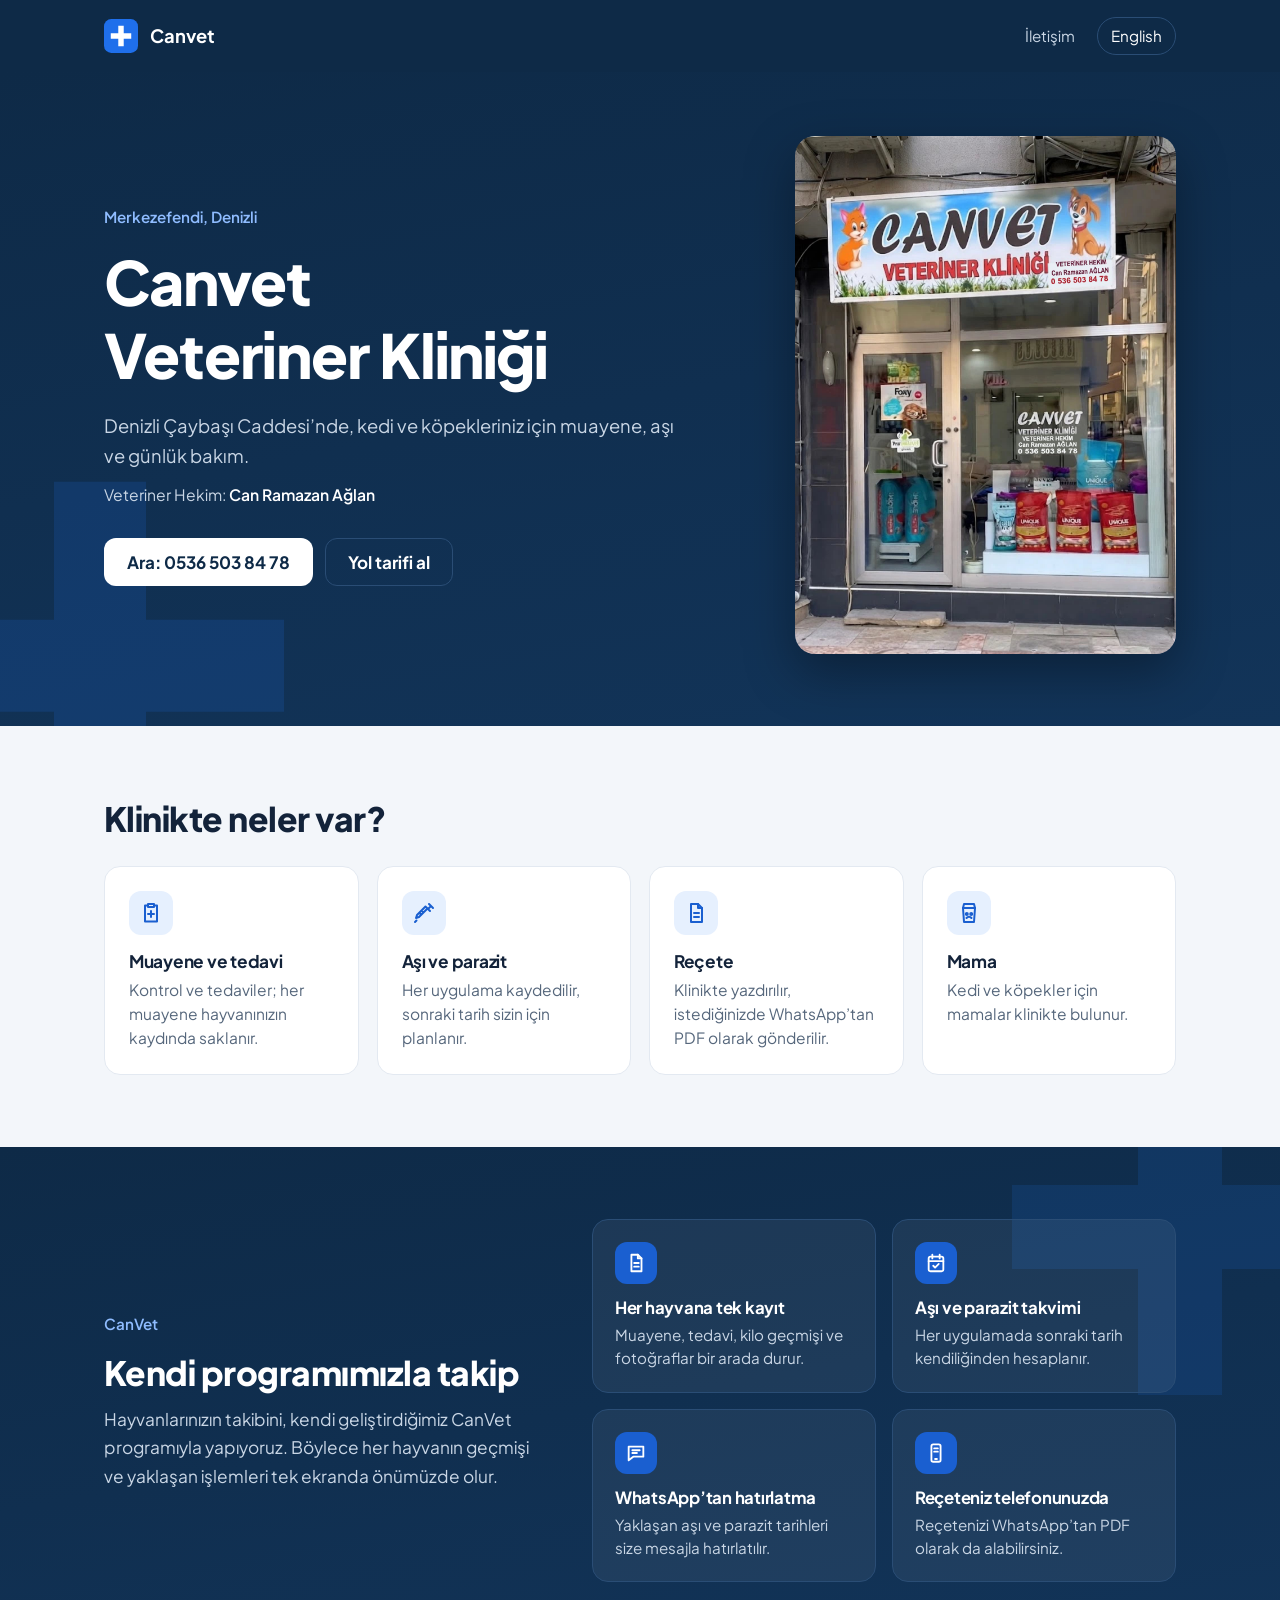
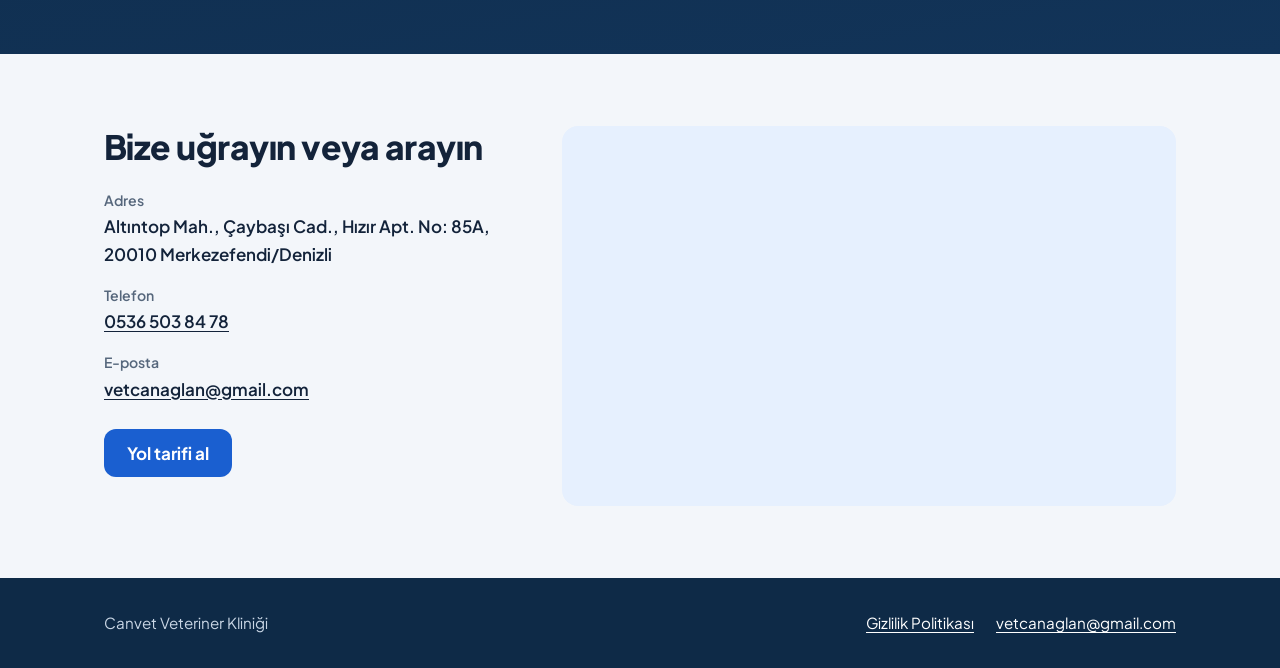
<file: index.html>
<!doctype html>
<html lang="tr">
<head>
<meta charset="utf-8">
<meta name="viewport" content="width=device-width, initial-scale=1">
<title>Canvet Veteriner Kliniği | Merkezefendi, Denizli</title>
<meta name="description" content="Denizli Merkezefendi’de Canvet Veteriner Kliniği: kedi ve köpekler için muayene, aşı ve günlük bakım. Telefon: 0536 503 84 78.">
<link rel="alternate" hreflang="en" href="en/">
<link rel="icon" href="logo.svg" type="image/svg+xml">
<link rel="stylesheet" href="style.css">
<script type="application/ld+json">{"@context":"https://schema.org","@type":"VeterinaryCare","name":"Canvet Veteriner Kliniği","telephone":"+905365038478","email":"vetcanaglan@gmail.com","address":{"@type":"PostalAddress","streetAddress":"Altıntop Mah., Çaybaşı Cad., Hızır Apt. No: 85A","addressLocality":"Merkezefendi","addressRegion":"Denizli","postalCode":"20010","addressCountry":"TR"}}</script>
</head>
<body>
<header class="bar"><div class="wrap">
<a class="brand" href="./"><img src="logo.svg" alt="" width="34" height="34">Canvet</a>
<nav aria-label="Ana menü"><a href="#contact">İletişim</a><a class="lang" href="en/" hreflang="en" lang="en">English</a></nav>
</div></header>
<main>
<div class="hero"><div class="wrap">
<div>
<p class="eyebrow">Merkezefendi, Denizli</p>
<h1>Canvet Veteriner Kliniği</h1>
<p class="lede">Denizli Çaybaşı Caddesi’nde, kedi ve köpekleriniz için muayene, aşı ve günlük bakım.</p>
<p class="vet">Veteriner Hekim: <strong>Can Ramazan Ağlan</strong></p>
<div class="actions"><a class="btn solid" href="tel:+905365038478">Ara: 0536 503 84 78</a><a class="btn ghost" href="https://www.google.com/maps/search/?api=1&amp;query=CANVET%20VETER%C4%B0NER%20KL%C4%B0N%C4%B0%C4%9E%C4%B0%2C%20%C3%87ayba%C5%9F%C4%B1%20Cad.%20No%3A%2085%2C%20Merkezefendi%2C%20Denizli">Yol tarifi al</a></div>
</div>
<figure class="photo"><img src="clinic-storefront.jpg" width="1354" height="1840" alt="Canvet Veteriner Kliniği’nin önden görünüşü: cam kapının üstünde tabela, vitrinde mamalar"></figure>
</div></div>
<section><div class="wrap">
<h2>Klinikte neler var?</h2>
<ul class="features">
<li><svg viewBox="0 0 24 24" aria-hidden="true"><path d="M9 3h6v3H9z"/><path d="M9 4.5H6v16h12v-16h-3"/><path d="M12 10v6M9 13h6"/></svg><h3>Muayene ve tedavi</h3><p>Kontrol ve tedaviler; her muayene hayvanınızın kaydında saklanır.</p></li>
<li><svg viewBox="0 0 24 24" aria-hidden="true"><path d="m17 3 4 4M19 5l-3 3M14 6l4 4M15.5 7.5 7 16l-3 1 1-3 8.5-8.5M4.5 19.5 3 21M10 10l1.5 1.5M7.8 12.2l1.5 1.5"/></svg><h3>Aşı ve parazit</h3><p>Her uygulama kaydedilir, sonraki tarih sizin için planlanır.</p></li>
<li><svg viewBox="0 0 24 24" aria-hidden="true"><path d="M7 3h7l4 4v14H7z"/><path d="M14 3v4h4M10 12h5M10 16h5"/></svg><h3>Reçete</h3><p>Klinikte yazdırılır, istediğinizde WhatsApp’tan PDF olarak gönderilir.</p></li>
<li><svg viewBox="0 0 24 24" aria-hidden="true"><path d="M7 3h10l1 4-1 14H7L6 7z"/><path d="M6 7h12"/><circle cx="9.8" cy="13" r="1"/><circle cx="14.2" cy="13" r="1"/><path d="M9.5 17c1.5-1.8 3.5-1.8 5 0"/></svg><h3>Mama</h3><p>Kedi ve köpekler için mamalar klinikte bulunur.</p></li>
</ul>
</div></section>
<section class="software"><div class="wrap">
<div class="software-text">
<p class="eyebrow">CanVet</p>
<h2>Kendi programımızla takip</h2>
<p>Hayvanlarınızın takibini, kendi geliştirdiğimiz CanVet programıyla yapıyoruz. Böylece her hayvanın geçmişi ve yaklaşan işlemleri tek ekranda önümüzde olur.</p>
</div>
<ul class="software-list">
<li><svg viewBox="0 0 24 24" aria-hidden="true"><path d="M7 3h7l4 4v14H7z"/><path d="M14 3v4h4M10 12h5M10 16h5"/></svg><div><h3>Her hayvana tek kayıt</h3><p>Muayene, tedavi, kilo geçmişi ve fotoğraflar bir arada durur.</p></div></li>
<li><svg viewBox="0 0 24 24" aria-hidden="true"><rect x="4" y="5" width="16" height="16" rx="2"/><path d="M4 10h16M8 3v4M16 3v4M9 15l2 2 4-4"/></svg><div><h3>Aşı ve parazit takvimi</h3><p>Her uygulamada sonraki tarih kendiliğinden hesaplanır.</p></div></li>
<li><svg viewBox="0 0 24 24" aria-hidden="true"><path d="M4 5h16v11H9l-5 4z"/><path d="M8 9h8M8 12h5"/></svg><div><h3>WhatsApp’tan hatırlatma</h3><p>Yaklaşan aşı ve parazit tarihleri size mesajla hatırlatılır.</p></div></li>
<li><svg viewBox="0 0 24 24" aria-hidden="true"><rect x="7" y="2.5" width="10" height="19" rx="2"/><path d="M11 18.5h2M10 7h4M10 10.5h4"/></svg><div><h3>Reçeteniz telefonunuzda</h3><p>Reçetenizi WhatsApp’tan PDF olarak da alabilirsiniz.</p></div></li>
</ul>
</div></section>
<section id="contact"><div class="wrap contact">
<div>
<h2>Bize uğrayın veya arayın</h2>
<dl>
<dt>Adres</dt><dd>Altıntop Mah., Çaybaşı Cad., Hızır Apt. No: 85A, 20010 Merkezefendi/Denizli</dd>
<dt>Telefon</dt><dd><a href="tel:+905365038478">0536 503 84 78</a></dd>
<dt>E-posta</dt><dd><a href="mailto:vetcanaglan@gmail.com">vetcanaglan@gmail.com</a></dd>
</dl>
<a class="btn blue" href="https://www.google.com/maps/search/?api=1&amp;query=CANVET%20VETER%C4%B0NER%20KL%C4%B0N%C4%B0%C4%9E%C4%B0%2C%20%C3%87ayba%C5%9F%C4%B1%20Cad.%20No%3A%2085%2C%20Merkezefendi%2C%20Denizli">Yol tarifi al</a>
</div>
<div class="map"><iframe src="https://www.google.com/maps?q=CANVET%20VETER%C4%B0NER%20KL%C4%B0N%C4%B0%C4%9E%C4%B0%2C%20%C3%87ayba%C5%9F%C4%B1%20Cad.%20No%3A%2085%2C%20Merkezefendi%2C%20Denizli&amp;output=embed" title="Canvet Veteriner Kliniği haritada" loading="lazy" referrerpolicy="no-referrer-when-downgrade"></iframe></div>
</div></section>
</main>
<footer class="foot"><div class="wrap">
<p>Canvet Veteriner Kliniği</p>
<p class="links"><a href="privacy.html">Gizlilik Politikası</a><a href="mailto:vetcanaglan@gmail.com">vetcanaglan@gmail.com</a></p>
</div></footer>
</body>
</html>
</file>
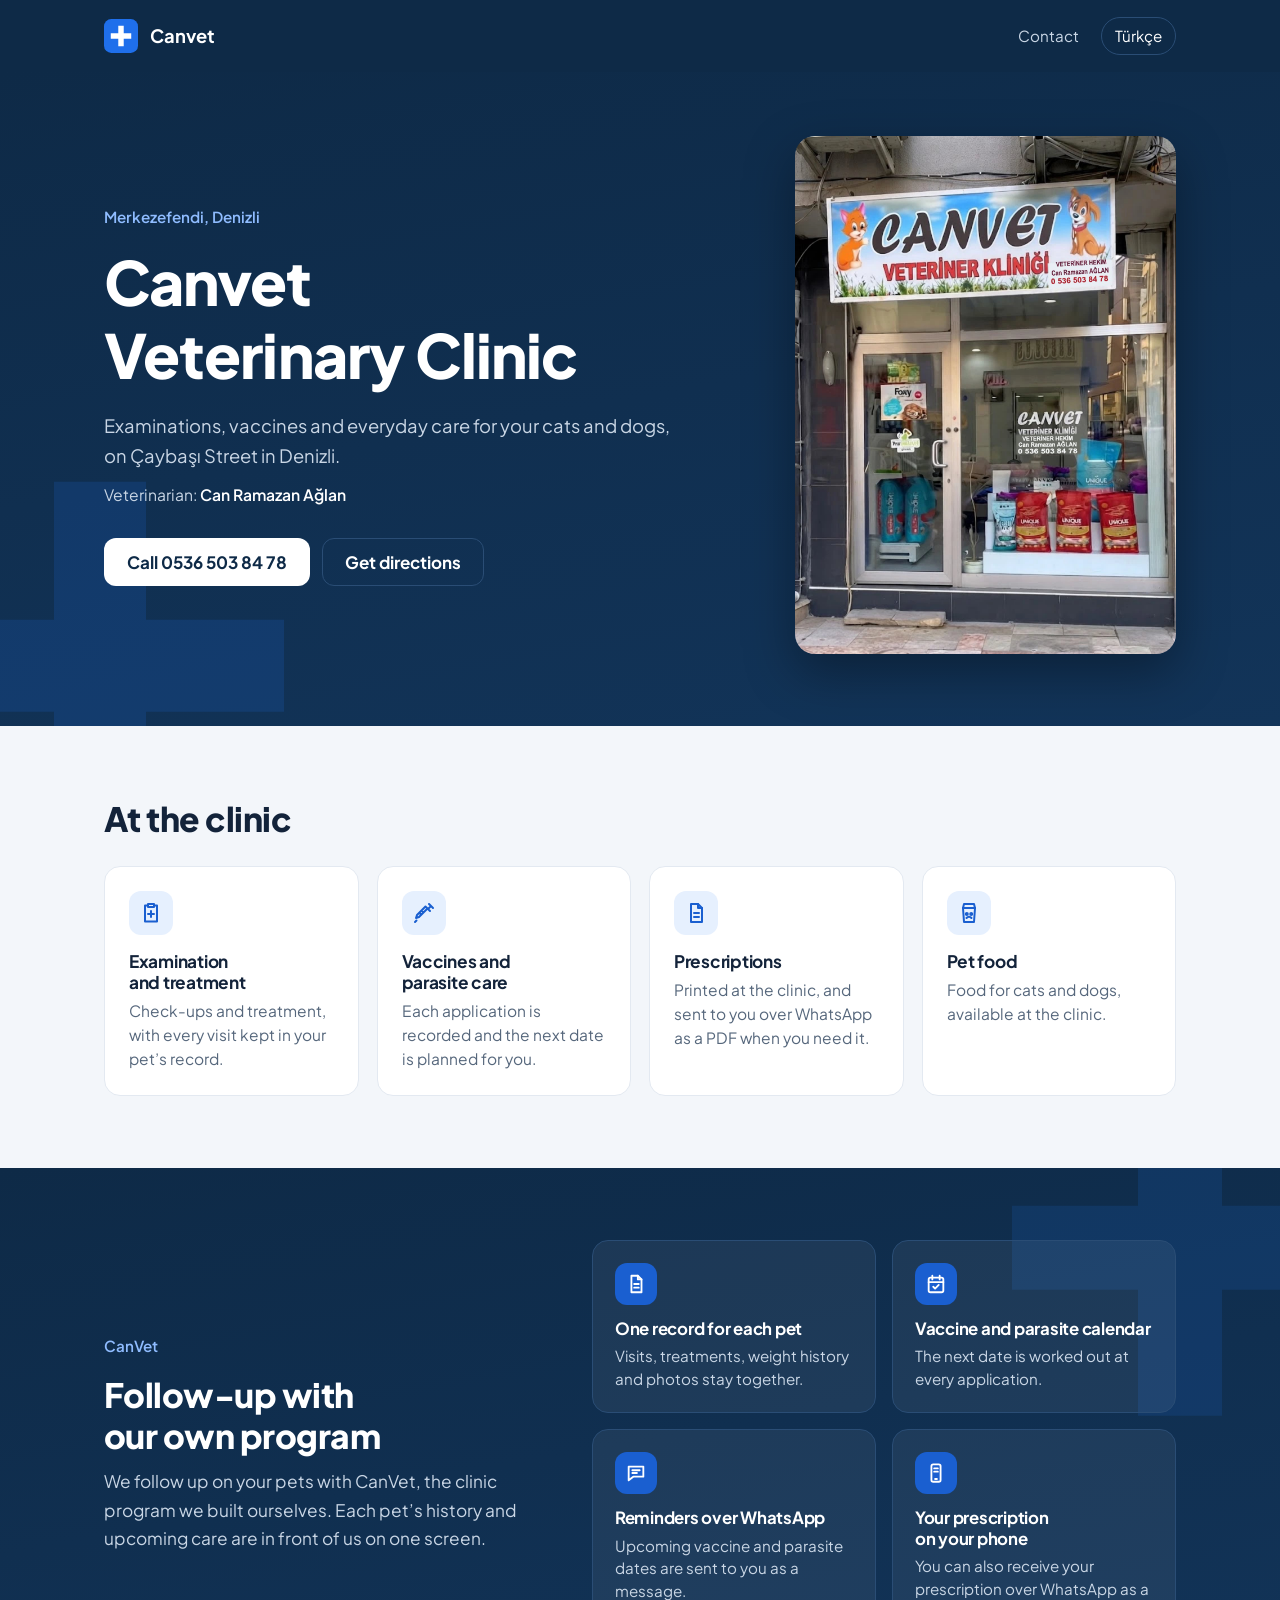
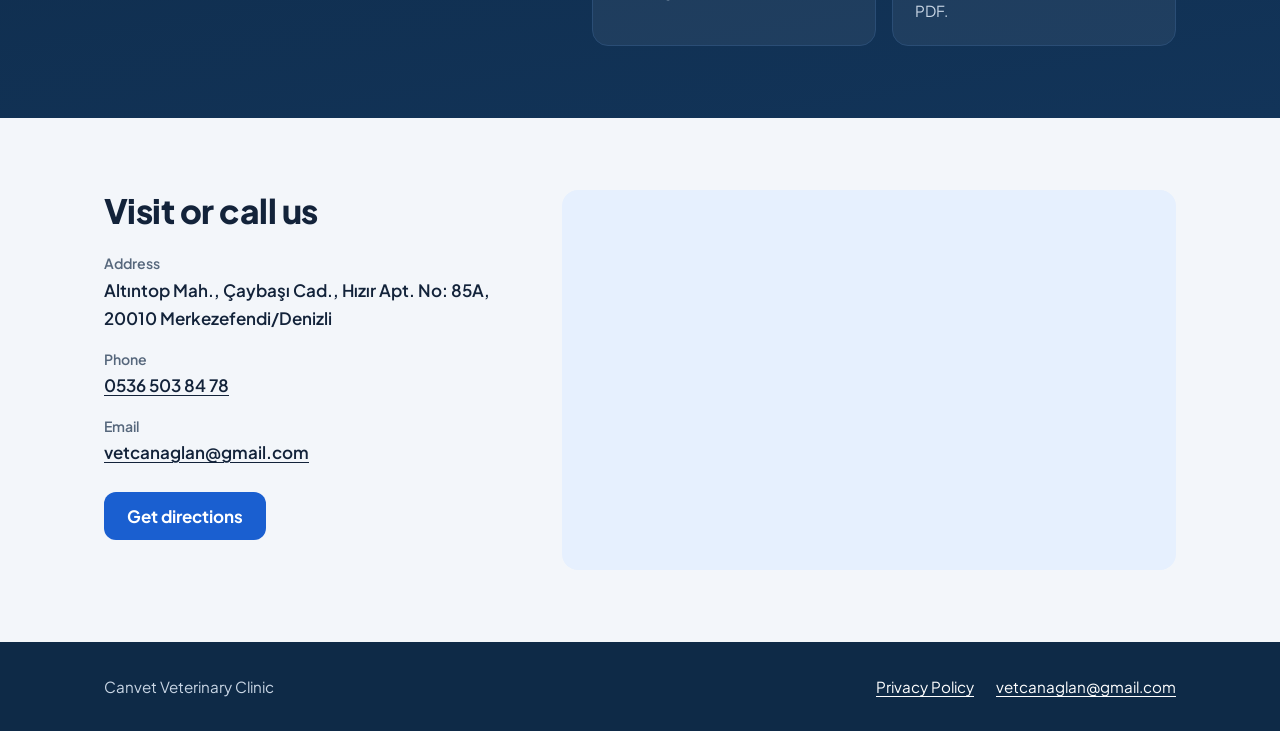
<file: en/index.html>
<!doctype html>
<html lang="en">
<head>
<meta charset="utf-8">
<meta name="viewport" content="width=device-width, initial-scale=1">
<title>Canvet Veterinary Clinic | Merkezefendi, Denizli</title>
<meta name="description" content="Canvet Veterinary Clinic in Merkezefendi, Denizli: examinations, vaccines and everyday care for cats and dogs. Call 0536 503 84 78.">
<link rel="alternate" hreflang="tr" href="../">
<link rel="icon" href="../logo.svg" type="image/svg+xml">
<link rel="stylesheet" href="../style.css">
<script type="application/ld+json">{"@context":"https://schema.org","@type":"VeterinaryCare","name":"Canvet Veteriner Kliniği","telephone":"+905365038478","email":"vetcanaglan@gmail.com","address":{"@type":"PostalAddress","streetAddress":"Altıntop Mah., Çaybaşı Cad., Hızır Apt. No: 85A","addressLocality":"Merkezefendi","addressRegion":"Denizli","postalCode":"20010","addressCountry":"TR"}}</script>
</head>
<body>
<header class="bar"><div class="wrap">
<a class="brand" href="./"><img src="../logo.svg" alt="" width="34" height="34">Canvet</a>
<nav aria-label="Main"><a href="#contact">Contact</a><a class="lang" href="../" hreflang="tr" lang="tr">Türkçe</a></nav>
</div></header>
<main>
<div class="hero"><div class="wrap">
<div>
<p class="eyebrow">Merkezefendi, Denizli</p>
<h1>Canvet Veterinary Clinic</h1>
<p class="lede">Examinations, vaccines and everyday care for your cats and dogs, on Çaybaşı Street in Denizli.</p>
<p class="vet">Veterinarian: <strong>Can Ramazan Ağlan</strong></p>
<div class="actions"><a class="btn solid" href="tel:+905365038478">Call 0536 503 84 78</a><a class="btn ghost" href="https://www.google.com/maps/search/?api=1&amp;query=CANVET%20VETER%C4%B0NER%20KL%C4%B0N%C4%B0%C4%9E%C4%B0%2C%20%C3%87ayba%C5%9F%C4%B1%20Cad.%20No%3A%2085%2C%20Merkezefendi%2C%20Denizli">Get directions</a></div>
</div>
<figure class="photo"><img src="../clinic-storefront.jpg" width="1354" height="1840" alt="The front of Canvet Veterinary Clinic, with its sign above the glass door and pet food in the window"></figure>
</div></div>
<section><div class="wrap">
<h2>At the clinic</h2>
<ul class="features">
<li><svg viewBox="0 0 24 24" aria-hidden="true"><path d="M9 3h6v3H9z"/><path d="M9 4.5H6v16h12v-16h-3"/><path d="M12 10v6M9 13h6"/></svg><h3>Examination and treatment</h3><p>Check-ups and treatment, with every visit kept in your pet’s record.</p></li>
<li><svg viewBox="0 0 24 24" aria-hidden="true"><path d="m17 3 4 4M19 5l-3 3M14 6l4 4M15.5 7.5 7 16l-3 1 1-3 8.5-8.5M4.5 19.5 3 21M10 10l1.5 1.5M7.8 12.2l1.5 1.5"/></svg><h3>Vaccines and parasite care</h3><p>Each application is recorded and the next date is planned for you.</p></li>
<li><svg viewBox="0 0 24 24" aria-hidden="true"><path d="M7 3h7l4 4v14H7z"/><path d="M14 3v4h4M10 12h5M10 16h5"/></svg><h3>Prescriptions</h3><p>Printed at the clinic, and sent to you over WhatsApp as a PDF when you need it.</p></li>
<li><svg viewBox="0 0 24 24" aria-hidden="true"><path d="M7 3h10l1 4-1 14H7L6 7z"/><path d="M6 7h12"/><circle cx="9.8" cy="13" r="1"/><circle cx="14.2" cy="13" r="1"/><path d="M9.5 17c1.5-1.8 3.5-1.8 5 0"/></svg><h3>Pet food</h3><p>Food for cats and dogs, available at the clinic.</p></li>
</ul>
</div></section>
<section class="software"><div class="wrap">
<div class="software-text">
<p class="eyebrow">CanVet</p>
<h2>Follow-up with our own program</h2>
<p>We follow up on your pets with CanVet, the clinic program we built ourselves. Each pet’s history and upcoming care are in front of us on one screen.</p>
</div>
<ul class="software-list">
<li><svg viewBox="0 0 24 24" aria-hidden="true"><path d="M7 3h7l4 4v14H7z"/><path d="M14 3v4h4M10 12h5M10 16h5"/></svg><div><h3>One record for each pet</h3><p>Visits, treatments, weight history and photos stay together.</p></div></li>
<li><svg viewBox="0 0 24 24" aria-hidden="true"><rect x="4" y="5" width="16" height="16" rx="2"/><path d="M4 10h16M8 3v4M16 3v4M9 15l2 2 4-4"/></svg><div><h3>Vaccine and parasite calendar</h3><p>The next date is worked out at every application.</p></div></li>
<li><svg viewBox="0 0 24 24" aria-hidden="true"><path d="M4 5h16v11H9l-5 4z"/><path d="M8 9h8M8 12h5"/></svg><div><h3>Reminders over WhatsApp</h3><p>Upcoming vaccine and parasite dates are sent to you as a message.</p></div></li>
<li><svg viewBox="0 0 24 24" aria-hidden="true"><rect x="7" y="2.5" width="10" height="19" rx="2"/><path d="M11 18.5h2M10 7h4M10 10.5h4"/></svg><div><h3>Your prescription on your phone</h3><p>You can also receive your prescription over WhatsApp as a PDF.</p></div></li>
</ul>
</div></section>
<section id="contact"><div class="wrap contact">
<div>
<h2>Visit or call us</h2>
<dl>
<dt>Address</dt><dd>Altıntop Mah., Çaybaşı Cad., Hızır Apt. No: 85A, 20010 Merkezefendi/Denizli</dd>
<dt>Phone</dt><dd><a href="tel:+905365038478">0536 503 84 78</a></dd>
<dt>Email</dt><dd><a href="mailto:vetcanaglan@gmail.com">vetcanaglan@gmail.com</a></dd>
</dl>
<a class="btn blue" href="https://www.google.com/maps/search/?api=1&amp;query=CANVET%20VETER%C4%B0NER%20KL%C4%B0N%C4%B0%C4%9E%C4%B0%2C%20%C3%87ayba%C5%9F%C4%B1%20Cad.%20No%3A%2085%2C%20Merkezefendi%2C%20Denizli">Get directions</a>
</div>
<div class="map"><iframe src="https://www.google.com/maps?q=CANVET%20VETER%C4%B0NER%20KL%C4%B0N%C4%B0%C4%9E%C4%B0%2C%20%C3%87ayba%C5%9F%C4%B1%20Cad.%20No%3A%2085%2C%20Merkezefendi%2C%20Denizli&amp;output=embed" title="Canvet Veterinary Clinic on the map" loading="lazy" referrerpolicy="no-referrer-when-downgrade"></iframe></div>
</div></section>
</main>
<footer class="foot"><div class="wrap">
<p>Canvet Veterinary Clinic</p>
<p class="links"><a href="privacy.html">Privacy Policy</a><a href="mailto:vetcanaglan@gmail.com">vetcanaglan@gmail.com</a></p>
</div></footer>
</body>
</html>
</file>
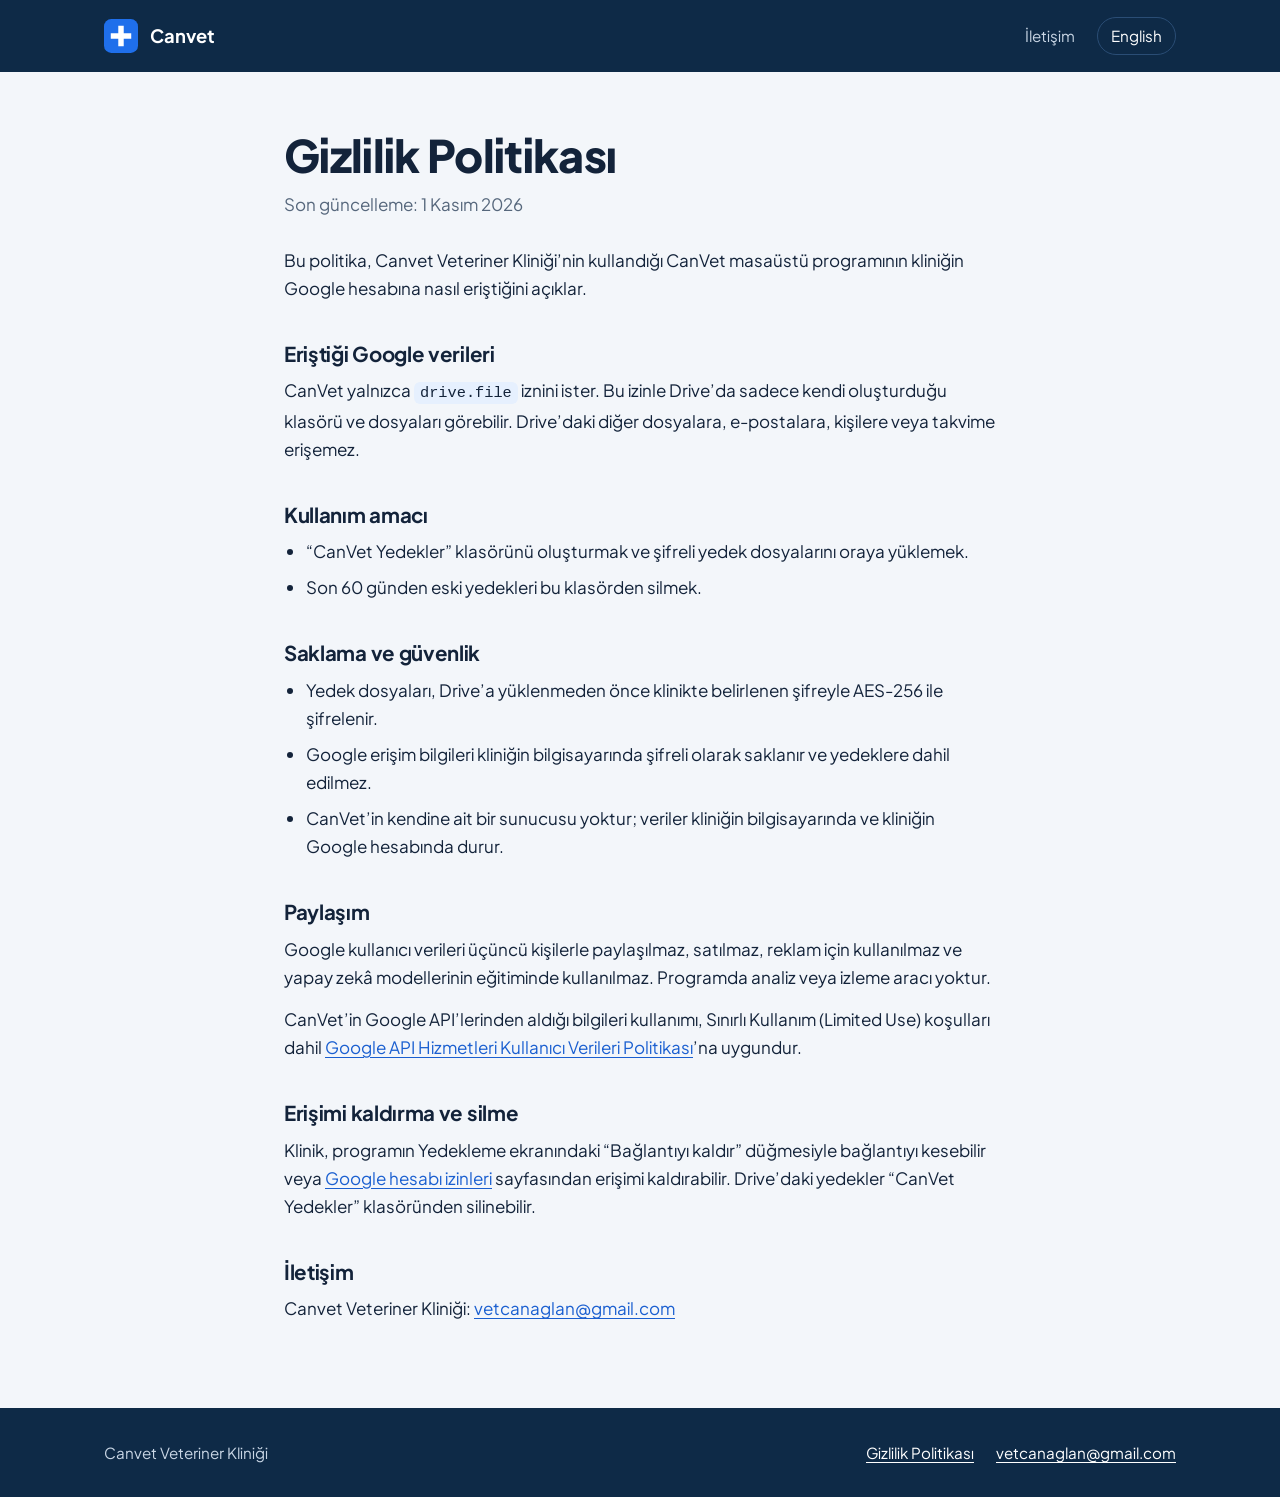
<file: privacy.html>
<!doctype html>
<html lang="tr">
<head>
<meta charset="utf-8">
<meta name="viewport" content="width=device-width, initial-scale=1">
<title>Gizlilik Politikası | CanVet</title>
<meta name="description" content="CanVet masaüstü programının Google kullanıcı verilerini nasıl kullandığı.">
<link rel="alternate" hreflang="en" href="en/privacy.html">
<link rel="icon" href="logo.svg" type="image/svg+xml">
<link rel="stylesheet" href="style.css">
</head>
<body>
<header class="bar"><div class="wrap">
<a class="brand" href="./"><img src="logo.svg" alt="" width="34" height="34">Canvet</a>
<nav aria-label="Ana menü"><a href="./#contact">İletişim</a><a class="lang" href="en/privacy.html" hreflang="en" lang="en">English</a></nav>
</div></header>
<main class="doc">
<h1>Gizlilik Politikası</h1>
<p class="updated">Son güncelleme: 1 Kasım 2026</p>
<p>Bu politika, Canvet Veteriner Kliniği’nin kullandığı CanVet masaüstü programının kliniğin Google hesabına nasıl eriştiğini açıklar.</p>
<h2>Eriştiği Google verileri</h2>
<p>CanVet yalnızca <code>drive.file</code> iznini ister. Bu izinle Drive’da sadece kendi oluşturduğu klasörü ve dosyaları görebilir. Drive’daki diğer dosyalara, e-postalara, kişilere veya takvime erişemez.</p>
<h2>Kullanım amacı</h2>
<ul>
<li>“CanVet Yedekler” klasörünü oluşturmak ve şifreli yedek dosyalarını oraya yüklemek.</li>
<li>Son 60 günden eski yedekleri bu klasörden silmek.</li>
</ul>
<h2>Saklama ve güvenlik</h2>
<ul>
<li>Yedek dosyaları, Drive’a yüklenmeden önce klinikte belirlenen şifreyle AES-256 ile şifrelenir.</li>
<li>Google erişim bilgileri kliniğin bilgisayarında şifreli olarak saklanır ve yedeklere dahil edilmez.</li>
<li>CanVet’in kendine ait bir sunucusu yoktur; veriler kliniğin bilgisayarında ve kliniğin Google hesabında durur.</li>
</ul>
<h2>Paylaşım</h2>
<p>Google kullanıcı verileri üçüncü kişilerle paylaşılmaz, satılmaz, reklam için kullanılmaz ve yapay zekâ modellerinin eğitiminde kullanılmaz. Programda analiz veya izleme aracı yoktur.</p>
<p>CanVet’in Google API’lerinden aldığı bilgileri kullanımı, Sınırlı Kullanım (Limited Use) koşulları dahil <a href="https://developers.google.com/terms/api-services-user-data-policy">Google API Hizmetleri Kullanıcı Verileri Politikası</a>’na uygundur.</p>
<h2>Erişimi kaldırma ve silme</h2>
<p>Klinik, programın Yedekleme ekranındaki “Bağlantıyı kaldır” düğmesiyle bağlantıyı kesebilir veya <a href="https://myaccount.google.com/permissions">Google hesabı izinleri</a> sayfasından erişimi kaldırabilir. Drive’daki yedekler “CanVet Yedekler” klasöründen silinebilir.</p>
<h2>İletişim</h2>
<p>Canvet Veteriner Kliniği: <a href="mailto:vetcanaglan@gmail.com">vetcanaglan@gmail.com</a></p>
</main>
<footer class="foot"><div class="wrap">
<p>Canvet Veteriner Kliniği</p>
<p class="links"><a href="privacy.html">Gizlilik Politikası</a><a href="mailto:vetcanaglan@gmail.com">vetcanaglan@gmail.com</a></p>
</div></footer>
</body>
</html>
</file>
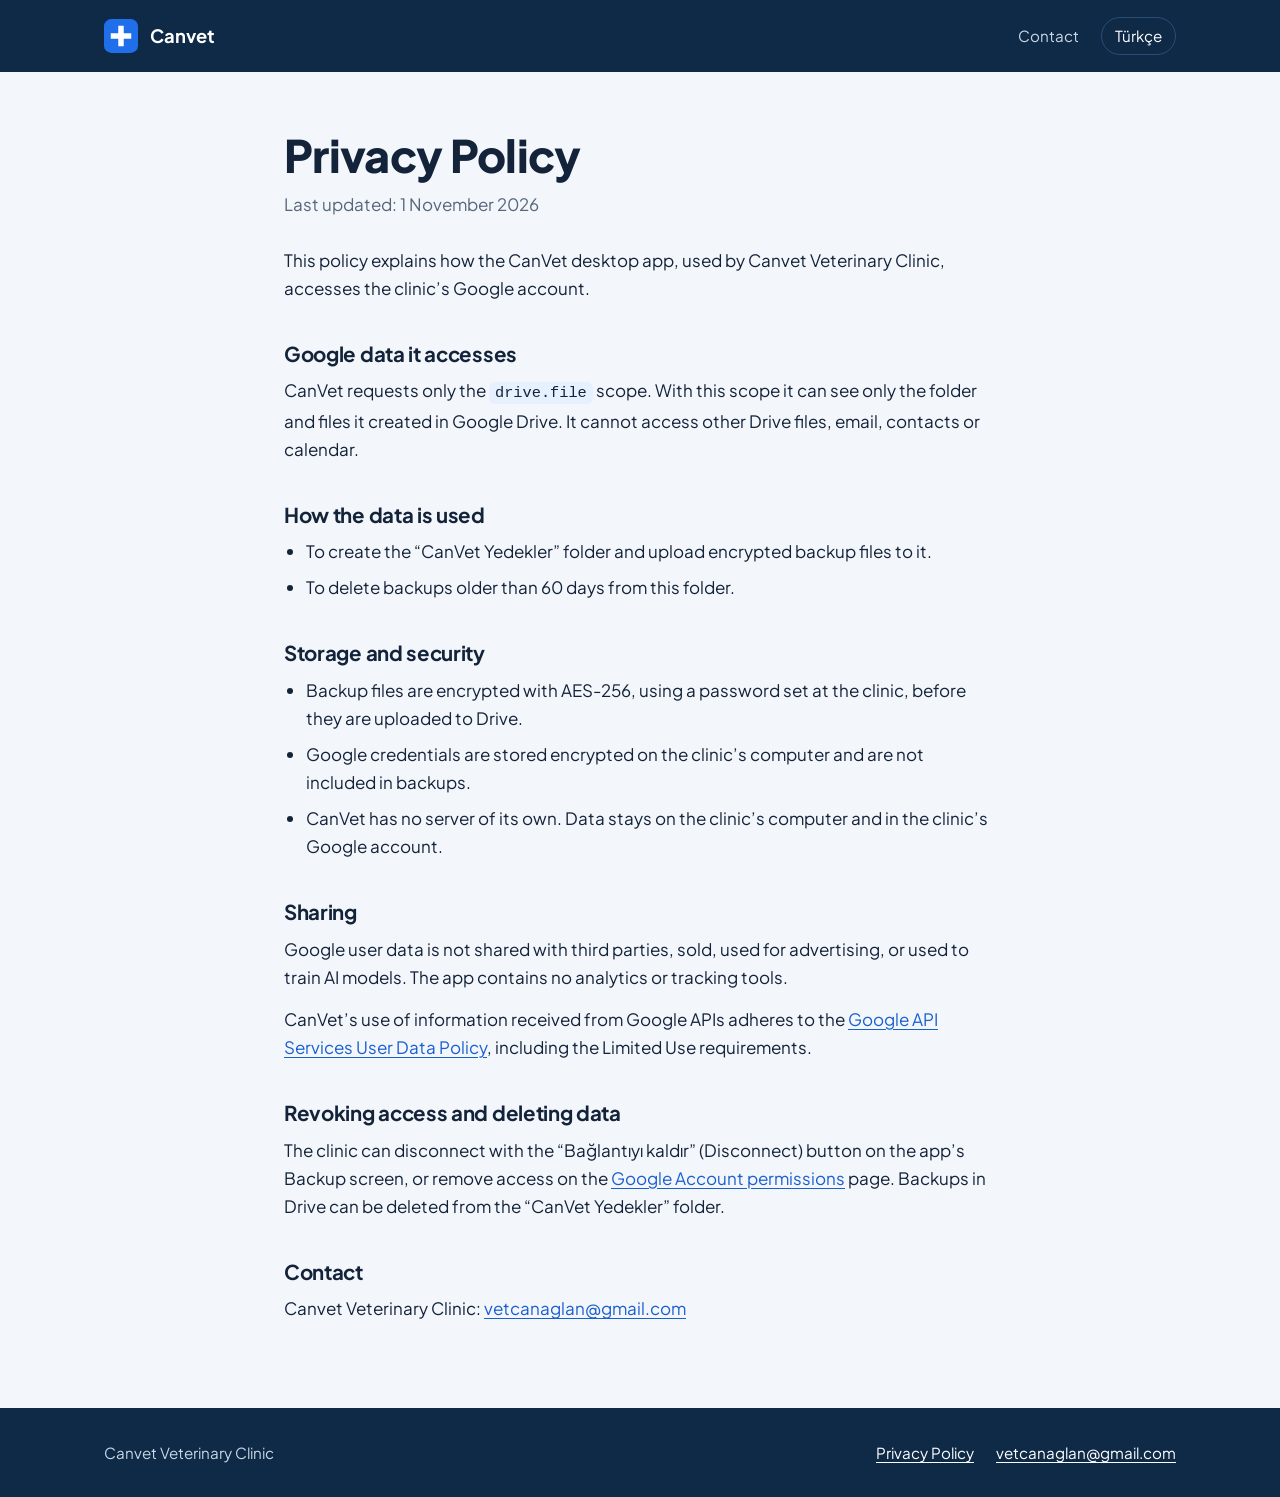
<file: en/privacy.html>
<!doctype html>
<html lang="en">
<head>
<meta charset="utf-8">
<meta name="viewport" content="width=device-width, initial-scale=1">
<title>Privacy Policy | CanVet</title>
<meta name="description" content="How the CanVet desktop app uses Google user data.">
<link rel="alternate" hreflang="tr" href="../privacy.html">
<link rel="icon" href="../logo.svg" type="image/svg+xml">
<link rel="stylesheet" href="../style.css">
</head>
<body>
<header class="bar"><div class="wrap">
<a class="brand" href="./"><img src="../logo.svg" alt="" width="34" height="34">Canvet</a>
<nav aria-label="Main"><a href="./#contact">Contact</a><a class="lang" href="../privacy.html" hreflang="tr" lang="tr">Türkçe</a></nav>
</div></header>
<main class="doc">
<h1>Privacy Policy</h1>
<p class="updated">Last updated: 1 November 2026</p>
<p>This policy explains how the CanVet desktop app, used by Canvet Veterinary Clinic, accesses the clinic’s Google account.</p>
<h2>Google data it accesses</h2>
<p>CanVet requests only the <code>drive.file</code> scope. With this scope it can see only the folder and files it created in Google Drive. It cannot access other Drive files, email, contacts or calendar.</p>
<h2>How the data is used</h2>
<ul>
<li>To create the “CanVet Yedekler” folder and upload encrypted backup files to it.</li>
<li>To delete backups older than 60 days from this folder.</li>
</ul>
<h2>Storage and security</h2>
<ul>
<li>Backup files are encrypted with AES-256, using a password set at the clinic, before they are uploaded to Drive.</li>
<li>Google credentials are stored encrypted on the clinic’s computer and are not included in backups.</li>
<li>CanVet has no server of its own. Data stays on the clinic’s computer and in the clinic’s Google account.</li>
</ul>
<h2>Sharing</h2>
<p>Google user data is not shared with third parties, sold, used for advertising, or used to train AI models. The app contains no analytics or tracking tools.</p>
<p>CanVet’s use of information received from Google APIs adheres to the <a href="https://developers.google.com/terms/api-services-user-data-policy">Google API Services User Data Policy</a>, including the Limited Use requirements.</p>
<h2>Revoking access and deleting data</h2>
<p>The clinic can disconnect with the “Bağlantıyı kaldır” (Disconnect) button on the app’s Backup screen, or remove access on the <a href="https://myaccount.google.com/permissions">Google Account permissions</a> page. Backups in Drive can be deleted from the “CanVet Yedekler” folder.</p>
<h2>Contact</h2>
<p>Canvet Veterinary Clinic: <a href="mailto:vetcanaglan@gmail.com">vetcanaglan@gmail.com</a></p>
</main>
<footer class="foot"><div class="wrap">
<p>Canvet Veterinary Clinic</p>
<p class="links"><a href="privacy.html">Privacy Policy</a><a href="mailto:vetcanaglan@gmail.com">vetcanaglan@gmail.com</a></p>
</div></footer>
</body>
</html>
</file>
<file: style.css>
@font-face { font-family: "Plus Jakarta Sans"; src: url("fonts/plus-jakarta-sans-latin-ext-wght-normal.woff2") format("woff2"); font-weight: 200 800; font-display: swap; unicode-range: U+0100-02BA, U+02BD-02C5, U+02C7-02CC, U+02CE-02D7, U+02DD-02FF, U+1E00-1E9F, U+1EF2-1EFF, U+2020, U+20A0-20AB, U+20AD-20C0, U+2113, U+2C60-2C7F, U+A720-A7FF; }
@font-face { font-family: "Plus Jakarta Sans"; src: url("fonts/plus-jakarta-sans-latin-wght-normal.woff2") format("woff2"); font-weight: 200 800; font-display: swap; unicode-range: U+0000-00FF, U+0131, U+0152-0153, U+02BB-02BC, U+02C6, U+02DA, U+02DC, U+2000-206F, U+20AC, U+2122, U+2191, U+2193, U+2212, U+2215, U+FEFF, U+FFFD; }

:root {
  color-scheme: light;
  --bg: #f3f6fa; --surface: #ffffff; --border: #e3e9f1;
  --text: #13233a; --muted: #56677c;
  --primary: #1a5fd0; --primary-soft: #e6f0fe;
  --navy: #0e2a47; --navy-end: #123459; --navy-line: #2a4d75; --navy-text: #c9d6e5;
  --radius: 16px; --gutter: 24px;
}
* { box-sizing: border-box; }
html { scroll-behavior: smooth; -webkit-text-size-adjust: 100%; }
body { margin: 0; background: var(--bg); color: var(--text); font: 400 17px/1.65 "Plus Jakarta Sans", system-ui, -apple-system, "Segoe UI", Roboto, sans-serif; }
a { color: var(--primary); text-underline-offset: 3px; }
a:focus-visible { outline: 3px solid #7fb0ff; outline-offset: 3px; border-radius: 4px; }
h1, h2, h3 { line-height: 1.2; letter-spacing: -0.015em; text-wrap: balance; }
p { margin: 0 0 14px; }
.wrap { width: min(1120px, 100%); margin: 0 auto; padding: 0 var(--gutter); }

.bar { background: var(--navy); color: #fff; }
.bar .wrap { display: flex; align-items: center; justify-content: space-between; gap: 16px; min-height: 72px; }
.brand { display: inline-flex; align-items: center; gap: 12px; color: #fff; font-size: 1.15rem; font-weight: 700; text-decoration: none; }
.brand img { width: 34px; height: 34px; display: block; }
.bar nav { display: flex; align-items: center; gap: 22px; font-size: .95rem; }
.bar nav a { color: var(--navy-text); text-decoration: none; }
.bar nav a:hover { color: #fff; text-decoration: underline; }
.bar nav .lang { padding: 5px 13px; border: 1px solid var(--navy-line); border-radius: 999px; color: #fff; }

.hero { position: relative; overflow: hidden; background: linear-gradient(170deg, var(--navy), var(--navy-end)); color: #fff; }
.hero::after { content: ""; position: absolute; left: -130px; bottom: -170px; width: 460px; height: 460px; background: #1f6feb; opacity: .16; clip-path: polygon(40% 10%, 60% 10%, 60% 40%, 90% 40%, 90% 60%, 60% 60%, 60% 90%, 40% 90%, 40% 60%, 10% 60%, 10% 40%, 40% 40%); }
.hero .wrap { position: relative; z-index: 1; display: grid; grid-template-columns: minmax(0, 1.25fr) minmax(0, .75fr); align-items: center; gap: 56px; padding-top: 64px; padding-bottom: 72px; }
.eyebrow { margin: 0 0 16px; color: #8fbcff; font-size: .95rem; font-weight: 600; }
.hero h1 { margin: 0 0 20px; font-size: clamp(2.3rem, 5.2vw, 3.8rem); font-weight: 800; }
.lede { max-width: 32em; margin: 0 0 10px; color: var(--navy-text); font-size: 1.15rem; }
.vet { margin: 0 0 30px; color: var(--navy-text); font-size: .98rem; }
.vet strong { color: #fff; font-weight: 600; }
.actions { display: flex; flex-wrap: wrap; gap: 12px; }
.btn { display: inline-flex; align-items: center; justify-content: center; min-height: 48px; padding: 0 22px; border: 1px solid transparent; border-radius: 12px; font: inherit; font-weight: 700; text-decoration: none; cursor: pointer; }
.btn.solid { background: #fff; color: var(--navy); }
.btn.solid:hover { background: var(--primary-soft); }
.btn.ghost { border-color: var(--navy-line); color: #fff; }
.btn.ghost:hover { background: var(--navy-line); }
.btn.blue { background: var(--primary); color: #fff; }
.btn.blue:hover { background: #154ea9; }
.btn.line { border-color: var(--border); background: var(--surface); color: var(--primary); }
.btn.line:hover { background: var(--primary-soft); }
.photo { margin: 0; justify-self: end; width: min(400px, 100%); }
.photo img { display: block; width: 100%; height: auto; border-radius: 20px; box-shadow: 0 18px 50px rgba(0, 0, 0, .35); }

section { padding: 72px 0; scroll-margin-top: 16px; }
section h2 { margin: 0 0 12px; font-size: clamp(1.6rem, 3vw, 2.1rem); font-weight: 800; }
.intro { max-width: 40em; margin: 0 0 36px; color: var(--muted); }

.features { display: grid; grid-template-columns: repeat(4, minmax(0, 1fr)); gap: 18px; margin: 28px 0 0; padding: 0; list-style: none; }
.features li { padding: 24px; background: var(--surface); border: 1px solid var(--border); border-radius: var(--radius); }
.features svg { display: block; width: 44px; height: 44px; padding: 10px; margin-bottom: 16px; color: var(--primary); background: var(--primary-soft); border-radius: 12px; fill: none; stroke: currentColor; stroke-width: 2; stroke-linecap: round; stroke-linejoin: round; }
.features h3 { margin: 0 0 6px; font-size: 1.08rem; font-weight: 700; }
.features p { margin: 0; color: var(--muted); font-size: .97rem; line-height: 1.55; }

.software { position: relative; overflow: hidden; background: linear-gradient(170deg, var(--navy), var(--navy-end)); color: #fff; }
.software::after { content: ""; position: absolute; right: -110px; top: -130px; width: 420px; height: 420px; background: #1f6feb; opacity: .14; clip-path: polygon(40% 10%, 60% 10%, 60% 40%, 90% 40%, 90% 60%, 60% 60%, 60% 90%, 40% 90%, 40% 60%, 10% 60%, 10% 40%, 40% 40%); }
.software .wrap { position: relative; z-index: 1; display: grid; grid-template-columns: minmax(0, .85fr) minmax(0, 1.15fr); align-items: center; gap: 56px; }
.software-text p:last-child { margin: 0; color: var(--navy-text); font-size: 1.08rem; }
.software-list { display: grid; grid-template-columns: repeat(2, minmax(0, 1fr)); gap: 16px; margin: 0; padding: 0; list-style: none; }
.software-list li { padding: 22px; background: rgba(255, 255, 255, .06); border: 1px solid var(--navy-line); border-radius: var(--radius); }
.software-list svg { display: block; width: 42px; height: 42px; padding: 10px; margin-bottom: 14px; color: #fff; background: var(--primary); border-radius: 12px; fill: none; stroke: currentColor; stroke-width: 2; stroke-linecap: round; stroke-linejoin: round; }
.software-list h3 { margin: 0 0 6px; font-size: 1.05rem; font-weight: 700; }
.software-list p { margin: 0; color: var(--navy-text); font-size: .95rem; line-height: 1.5; }

.contact { display: grid; grid-template-columns: minmax(0, .8fr) minmax(0, 1.2fr); align-items: stretch; gap: 48px; }
.contact dl { margin: 22px 0 26px; }
.contact dt { color: var(--muted); font-size: .88rem; font-weight: 600; }
.contact dd { margin: 0 0 16px; font-weight: 600; overflow-wrap: anywhere; }
.contact dd a { color: var(--text); }
.map { min-height: 380px; background: var(--primary-soft); border-radius: var(--radius); overflow: hidden; }
.map iframe { display: block; width: 100%; height: 100%; min-height: 380px; border: 0; }

.foot { background: var(--navy); color: var(--navy-text); font-size: .95rem; }
.foot .wrap { display: flex; flex-wrap: wrap; justify-content: space-between; gap: 10px 32px; padding-top: 32px; padding-bottom: 32px; }
.foot p { margin: 0; }
.foot a { color: #fff; }
.foot .links { display: flex; flex-wrap: wrap; gap: 8px 22px; }

.doc { width: min(760px, 100%); margin: 0 auto; padding: 56px var(--gutter) 72px; }
.doc h1 { margin: 0 0 8px; font-size: clamp(2rem, 4.5vw, 2.8rem); font-weight: 800; }
.doc h2 { margin: 40px 0 10px; font-size: 1.28rem; font-weight: 700; }
.doc ul { margin: 0 0 14px; padding-left: 22px; }
.doc li { margin-bottom: 8px; }
.doc code { padding: 2px 6px; background: var(--primary-soft); border-radius: 6px; font-size: .9em; }
.updated { margin-bottom: 28px; color: var(--muted); }

@media (max-width: 960px) {
  .features { grid-template-columns: repeat(2, minmax(0, 1fr)); }
  .contact { grid-template-columns: minmax(0, 1fr); gap: 20px; }
  .software .wrap { grid-template-columns: minmax(0, 1fr); gap: 32px; }
}
@media (max-width: 760px) {
  :root { --gutter: 16px; }
  body { font-size: 16px; }
  .bar nav { gap: 14px; font-size: .9rem; }
  .hero .wrap { grid-template-columns: minmax(0, 1fr); gap: 36px; padding-top: 44px; padding-bottom: 52px; }
  .photo { justify-self: center; }
  section { padding: 52px 0; }
  .actions .btn { flex: 1 1 100%; }
}
@media (max-width: 520px) { .features, .software-list { grid-template-columns: minmax(0, 1fr); } }
@media (prefers-reduced-motion: reduce) { html { scroll-behavior: auto; } }
</file>
